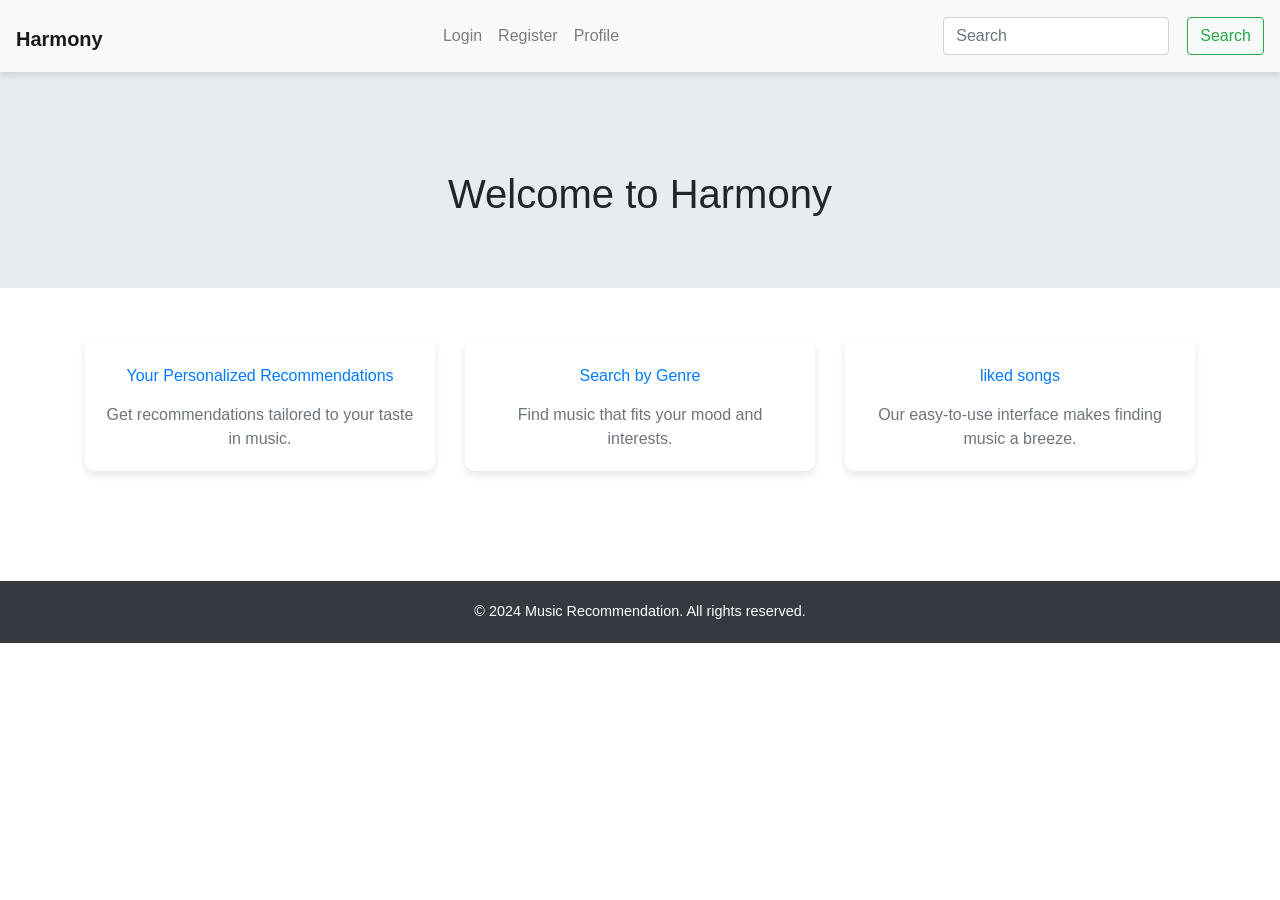
<file: html/index.html>
<!DOCTYPE html>
<html lang="en">
<head>
    <meta charset="UTF-8">
    <meta name="viewport" content="width=device-width, initial-scale=1.0">
    <title>Harmony</title>
    <link rel="stylesheet" href="../css/index.css">
    <link rel="stylesheet" href="https://stackpath.bootstrapcdn.com/bootstrap/4.5.2/css/bootstrap.min.css">

</head>
<body>
    <header>
        <nav class="navbar navbar-expand-lg navbar-light bg-light">
           <h1> <a class="navbar-brand" href="#">Harmony</a></h1>
        <button class="navbar-toggler" type="button" data-toggle="collapse" data-target="#navbarNav" aria-controls="navbarNav" aria-expanded="false" aria-label="Toggle navigation">
            <span class="navbar-toggler-icon"></span>
        </button>

        <div class="collapse navbar-collapse" id="navbarNav">
            <ul class="navbar-nav ml-auto">
                <li class="nav-item">
                    <a class="nav-link" href="login.html">Login</a>
                </li>
                <li class="nav-item">
                    <a class="nav-link" href="register.html">Register</a>
                </li>
                <li class="nav-item">
                    <a class="nav-link" href="../php/profile.php">Profile</a>
                </li>
            </ul>
            <form class="form-inline ml-auto">
                <input class="form-control mr-sm-2" type="search" placeholder="Search" aria-label="Search">
                <button class="btn btn-outline-success my-2 my-sm-0" type="submit">Search</button>
            </form>
        </div>
        
        </nav>
    </header>

    <main>
        <section class="intro">
            <div class="container mt-5">
                <div class="row">
                    <div class="col-md-12">
                        <h1>Welcome to Harmony</h1>
                        
                    </div>
                </div>
            </div> 
        </section>

        <section class="features">
            <div class="container">
                <div class="row">
                    <div class="col-md-4 feature">
                        <div class="card">
                            <div class="card-body">
                                <h3 class="card-title"><a class="nav-link" href="Personalized Recommendations.html">Your Personalized Recommendations</a></h3>
                                <p class="card-text">Get recommendations tailored to your taste in music.</p>
                            </div>
                        </div>
                    </div>
                    <div class="col-md-4 feature">
                        <div class="card">
                            <div class="card-body">
                                <h3 class="card-title"><a class="nav-link" href="search.html">Search by Genre</a></h3>
                                <p class="card-text">Find music that fits your mood and interests.</p>
                            </div>
                        </div>
                    </div>
                    <div class="col-md-4 feature">
                        <div class="card">
                            <div class="card-body">
                                <h3 class="card-title"><a class="nav-link" href="likedSongs.html">liked songs</a></h3>
                                <p class="card-text">Our easy-to-use interface makes finding music a breeze.</p>
                            </div>
                        </div>
                    </div>
                </div>
            </div>
        </section>



    </main>
    
    

    <footer>

        <div class="container">
            <p>&copy; 2024 Music Recommendation. All rights reserved.</p>
        </div>
    </footer>
      

       <script src="https://code.jquery.com/jquery-3.6.0.min.js"></script>
       <script>
           $(document).ready(function() {
               $('#profileButton').on('click', function() {
                   // Make an AJAX request to check if the user is logged in
                   $.ajax({
                       url: '../php/check_login.php',  // PHP script to check if user is logged in
                       method: 'GET',
                       success: function(response) {
                           if (response.trim() === 'loggedin') {
                               window.location.href = '../php/profile.php';  // Redirect to profile page
                           } else {
                               alert('You are not logged in. Redirecting to login page...');
                               window.location.href = 'login.html';  // Redirect to login page
                           }
                       },
                       error: function(xhr, status, error) {
                           console.error('Error checking login status:', error);
                       }
                   });
               });
           });
       </script>
</body>

</html>
</file>
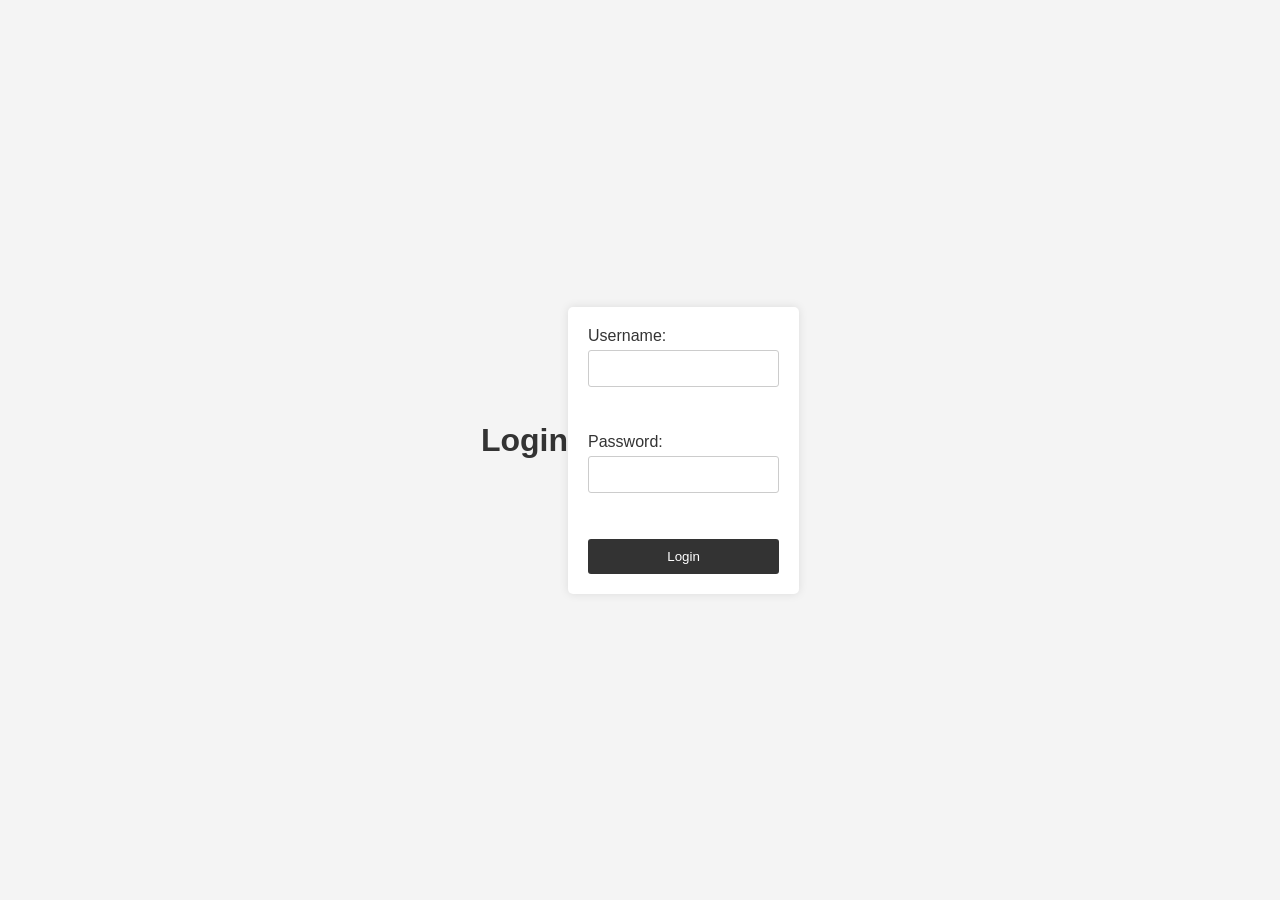
<file: html/login.html>
<!DOCTYPE html>
<html lang="en">
<head>
    <meta charset="UTF-8">
    <meta name="viewport" content="width=device-width, initial-scale=1.0">
    <title>Login</title>
    <link rel="stylesheet" href="../css/styles.css">
</head>
<body>
    <header>
        <h1>Login</h1>
    </header>
    <main>
        <form action="../php/login.php" method="POST">
            <label for="username">Username:</label>
            <input type="text" id="username" name="username" required><br><br>
            <label for="password">Password:</label>
            <input type="password" id="password" name="password" required><br><br>
            <input type="submit" value="Login">
        </form>
    </main>
</body>
</html>
</file>
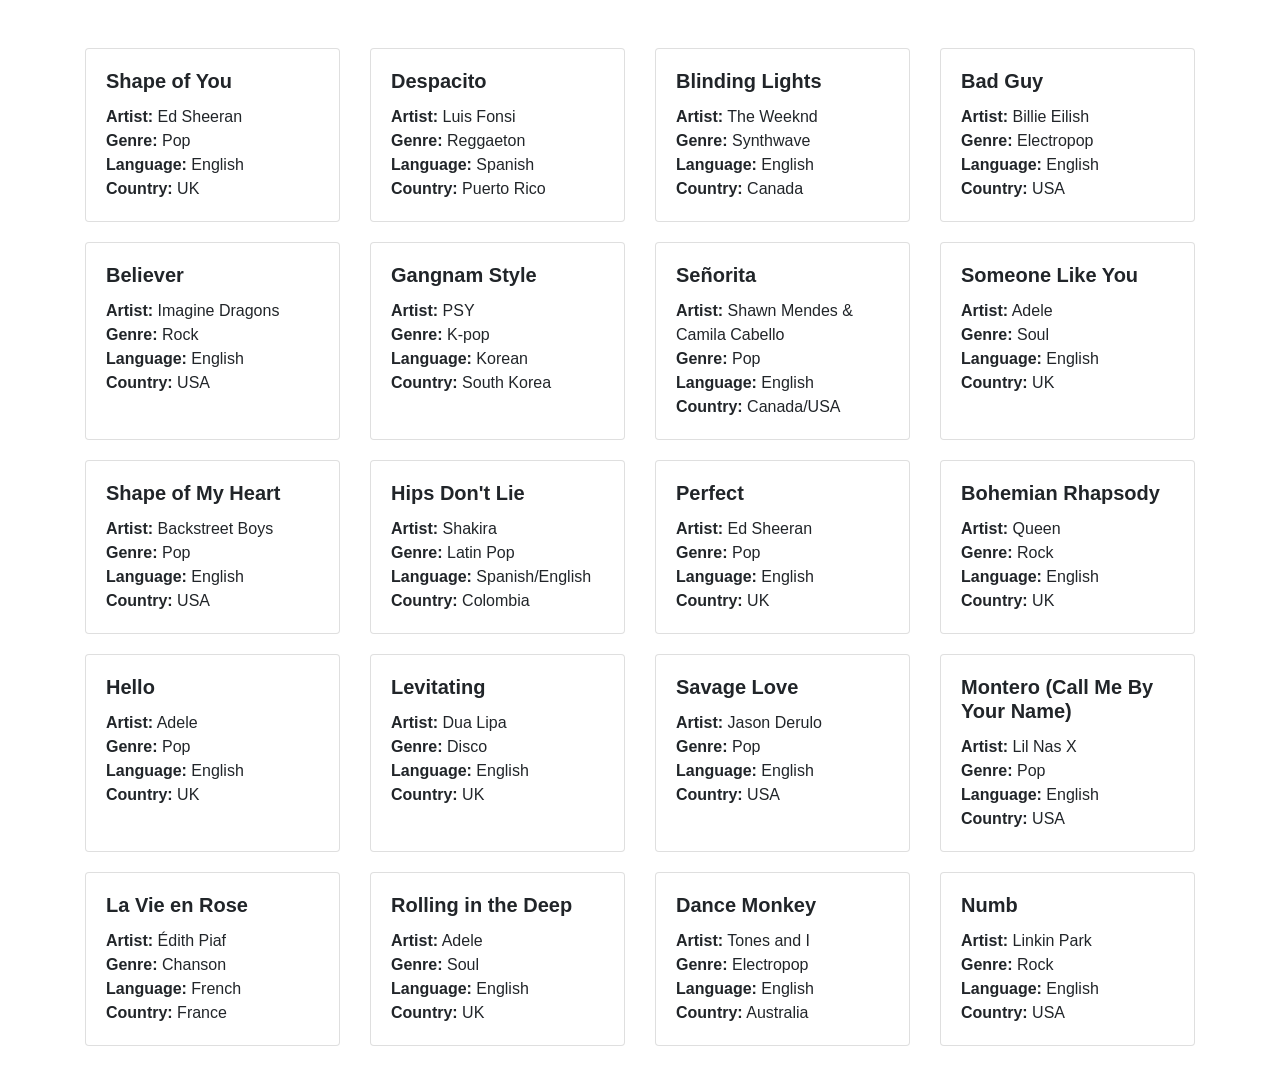
<file: html/Personalized Recommendations.html>
<!DOCTYPE html>
<html lang="en">
<head>
    <meta charset="UTF-8">
    <meta name="viewport" content="width=device-width, initial-scale=1.0">
    <title>Song Grid</title>
    <link rel="stylesheet" href="https://stackpath.bootstrapcdn.com/bootstrap/4.5.2/css/bootstrap.min.css">
    <style>
        .song-card {
            margin-bottom: 20px;
        }
        .card-title {
            font-size: 1.25rem;
            font-weight: bold;
        }
        .card-text {
            margin: 0;
        }
    </style>
</head>
<body>
    <div class="container mt-5">
        <div class="row" id="songGrid">
            <!-- Song cards will be injected here by JavaScript -->
        </div>
    </div>

    <script src="https://code.jquery.com/jquery-3.5.1.min.js"></script>
    <script src="../js/songs.js"></script>
</body>
</html>
</file>
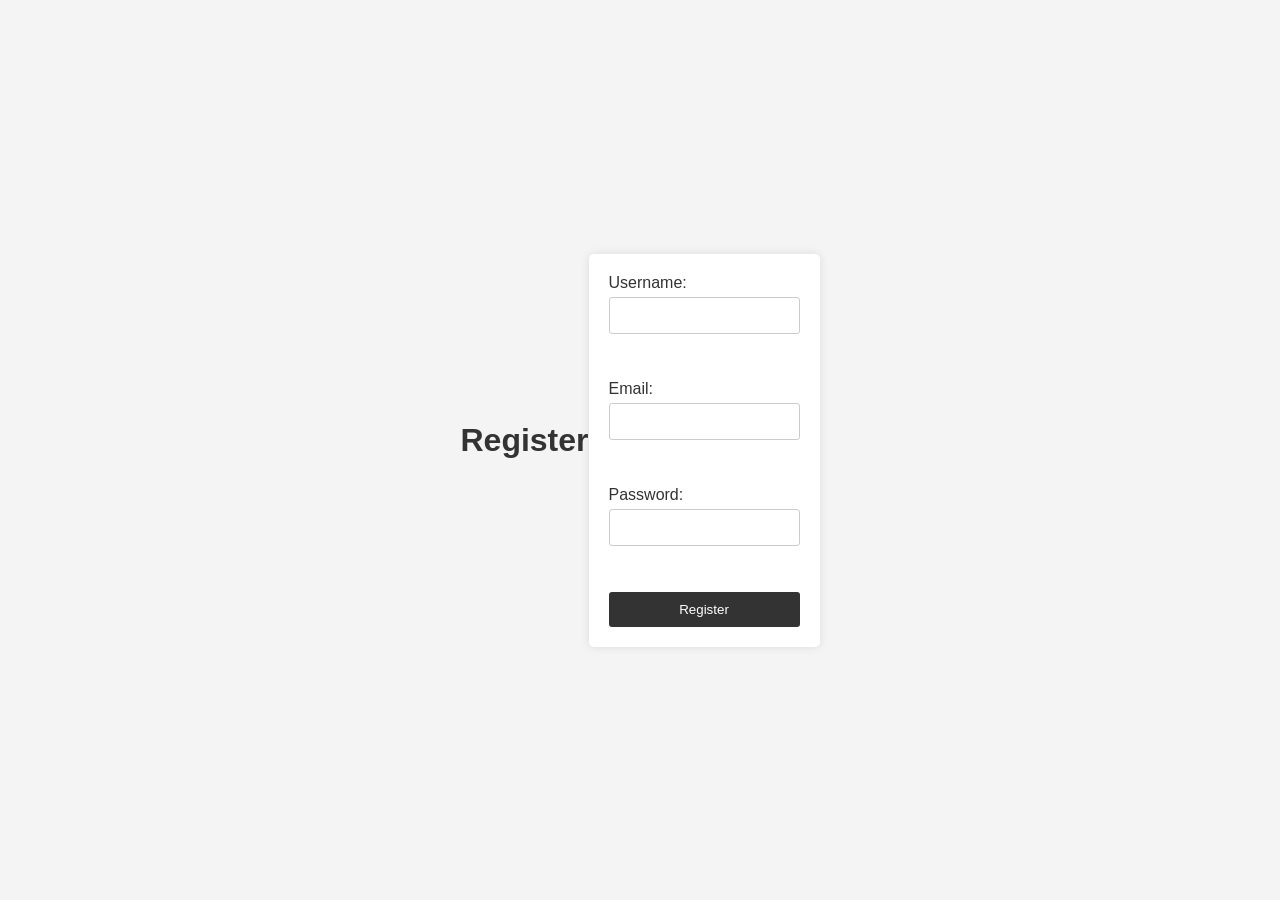
<file: html/register.html>
<!DOCTYPE html>
<html lang="en">
<head>
    <meta charset="UTF-8">
    <meta name="viewport" content="width=device-width, initial-scale=1.0">
    <title>Register</title>
    <link rel="stylesheet" href="../css/styles.css">
</head>
<body>
    <header>
        <h1>Register</h1>
    </header>
    <main>
        <form action="../php/register.php" method="POST">
            <label for="username">Username:</label>
            <input type="text" id="username" name="username" required><br><br>
            <label for="email">Email:</label>
            <input type="email" id="email" name="email" required><br><br>
            <label for="password">Password:</label>
            <input type="password" id="password" name="password" required><br><br>
            <input type="submit" value="Register">
        </form>
    </main>
</body>
</html>
</file>
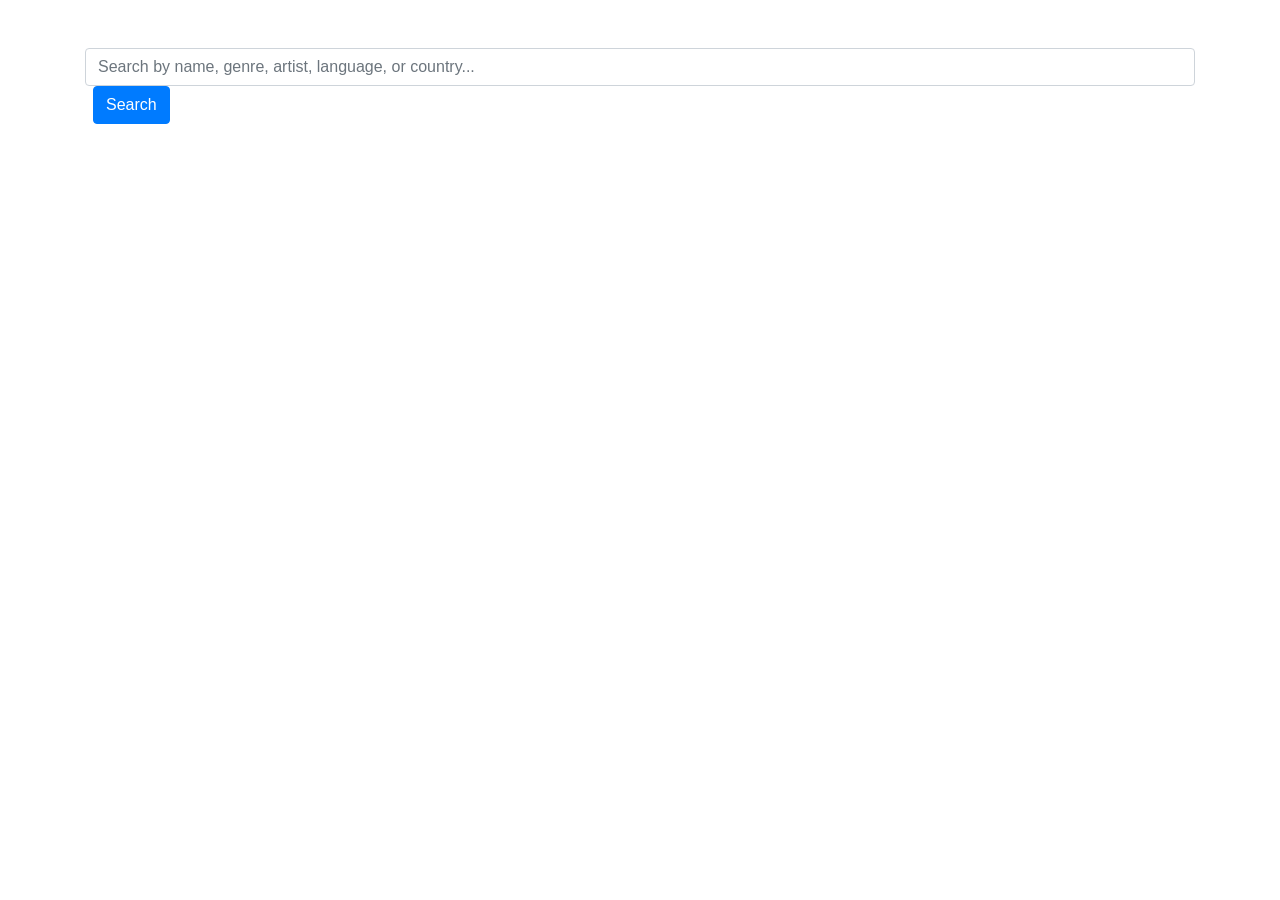
<file: html/search.html>
<!DOCTYPE html>
<html lang="en">
<head>
    <meta charset="UTF-8">
    <meta name="viewport" content="width=device-width, initial-scale=1.0">
    <title>Song Search</title>
    <link rel="stylesheet" href="https://stackpath.bootstrapcdn.com/bootstrap/4.5.2/css/bootstrap.min.css">
    <link rel="stylesheet" href="../css/search.css">
    <link rel="stylesheet" href="https://cdnjs.cloudflare.com/ajax/libs/font-awesome/4.7.0/css/font-awesome.min.css">

</head>
<body>
    <div class="container mt-5">
        <div class="search-container">
            <input type="text" id="searchInput" class="form-control search-bar" placeholder="Search by name, genre, artist, language, or country...">
            <button id="searchButton" class="btn btn-primary ml-2">Search</button>
        </div>


        
        
        
        <div class="row" id="songGrid">
            <!-- Song cards will be injected here by JavaScript -->
        </div>
        <button id="moreButton" style="display:none" class="btn btn-primary ml-2">load...</button>

    </div>
    

    <script src="https://code.jquery.com/jquery-3.5.1.min.js"></script>
    <script src="../js/search.js" > </script>

</body>
</html>
</file>
<file: css/index.css>
/* General Styles */
body {
    font-family: Arial, sans-serif;
    line-height: 1.6;
    color: #333;
    background-color: #f8f9fa;
    margin: 0;
    padding: 0;
}

a {
    color: #007bff;
    text-decoration: none;
}

a:hover {
    color: #0056b3;
    text-decoration: underline;
}

/* Navbar Styles */
.navbar {
    box-shadow: 0 4px 6px rgba(0, 0, 0, 0.1);
}

.navbar-brand {
    font-size: 1.8rem;
    font-weight: bold;
}

.nav-link {
    font-size: 1rem;
}

.form-inline .form-control {
    width: auto;
}

.form-inline .btn {
    margin-left: 10px;
}

/* Intro Section */
.intro {
    background-color: #e9ecef;
    padding: 50px 0;
    text-align: center;
}

.intro h1 {
    font-size: 2.5rem;
    margin-bottom: 20px;
}

.intro p {
    font-size: 1.2rem;
    color: #6c757d;
}

/* Features Section */
.features {
    padding: 50px 0;
    background-color: #fff;
}

.feature {
    margin-bottom: 30px;
}

.feature .card {
    border: none;
    border-radius: 10px;
    box-shadow: 0 4px 8px rgba(0, 0, 0, 0.1);
}

.feature .card-body {
    text-align: center;
}

.feature .card-title {
    font-size: 1.5rem;
    margin-bottom: 10px;
}

.feature .card-text {
    font-size: 1rem;
    color: #6c757d;
}

/* Footer Styles */
footer {
    background-color: #343a40;
    color: #fff;
    padding: 20px 0;
    text-align: center;
    margin-top: 30px;
}

footer p {
    margin: 0;
    font-size: 0.9rem;
}
</file>
<file: css/styles.css>
body {
    font-family: Arial, sans-serif;
    background-color: #f4f4f4;
    color: #333;
    margin: 0;
    padding: 0;
    display: flex;
    justify-content: center;
    align-items: center;
    height: 100vh;
}

header {
    text-align: center;
    margin-bottom: 20px;
}

main {
    background: white;
    padding: 20px;
    border-radius: 5px;
    box-shadow: 0 0 10px rgba(0, 0, 0, 0.1);
}

form {
    display: flex;
    flex-direction: column;
}

label {
    margin-bottom: 5px;
}

input[type="text"],
input[type="email"],
input[type="password"] {
    padding: 10px;
    margin-bottom: 10px;
    border: 1px solid #ccc;
    border-radius: 3px;
}

input[type="submit"] {
    padding: 10px;
    background-color: #333;
    color: white;
    border: none;
    border-radius: 3px;
    cursor: pointer;
}

input[type="submit"]:hover {
    background-color: #555;
}
</file>
<file: css/search.css>
.song-card {
    position: relative; /* Ensure relative positioning for absolute positioning of like button */
    width: calc(30% - 20px); /* Adjust card width for grid layout */
    margin: 10px;
    padding: 10px;
    border: 1px solid #ccc;
    border-radius: 8px;
    box-shadow: 0px 0px 10px rgba(0, 0, 0, 0.1);
    transition: transform 0.3s ease-in-out;
    display: flex;
    flex-direction: column;
    justify-content: space-between; /* Align content space between */
}

.card-content {
    flex: 1; /* Take remaining space */
}

.card-title {
    font-size: 1.2rem;
    font-weight: bold;
    margin-bottom: 5px;
}

.card-artist {
    font-size: 1rem;
    color: #555;
    margin-bottom: 8px;
}

.card-image {
    width: 100%;
    height: auto;
    border-radius: 8px;
    margin-bottom: 10px;
}

.audio-controls {
    margin-top: auto; /* Push audio controls to the bottom of card */
}

.like-button {
    position: absolute;
    top: 10px;
    right: 10px;
}

.like-button i {
    font-size: 24px;
    color: rgb(232, 232, 247); /* Default color */
    cursor: pointer;
}

.like-button.active i {
    color: #e74c3c; /* Liked color */
}

/* Exclude like button from inheriting certain styles */
.song-card .card-content:not(.like-button) {
    /* Add styles here that should not apply to the like button */
    /* Example: */
    padding: 0; /* Reset padding for elements within .card-content */
    background-color: transparent; /* Reset background color */
}

@media (max-width: 768px) {
    .song-card {
        width: calc(50% - 20px); /* Adjust card width for smaller screens */
    }
}

@media (max-width: 576px) {
    .song-card {
        width: calc(100% - 20px); /* Adjust card width for mobile screens */
    }
}
</file>
